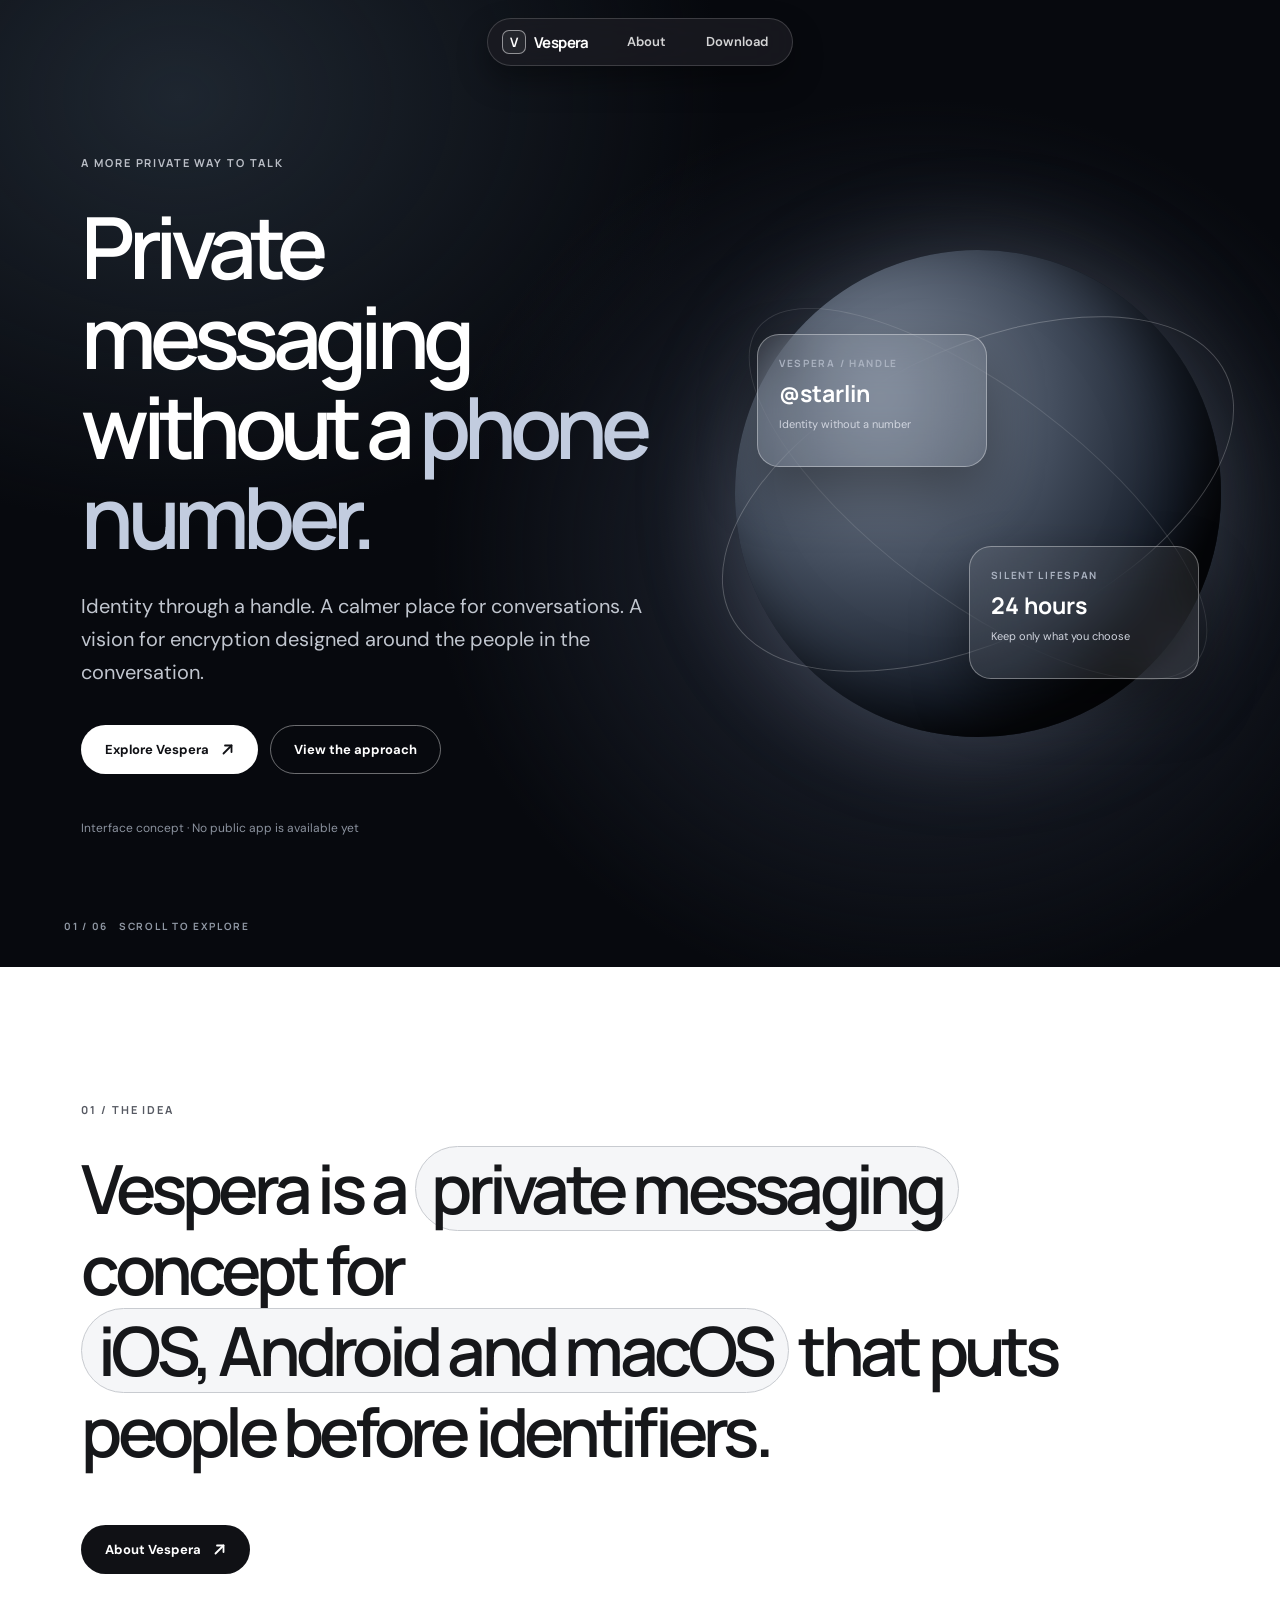
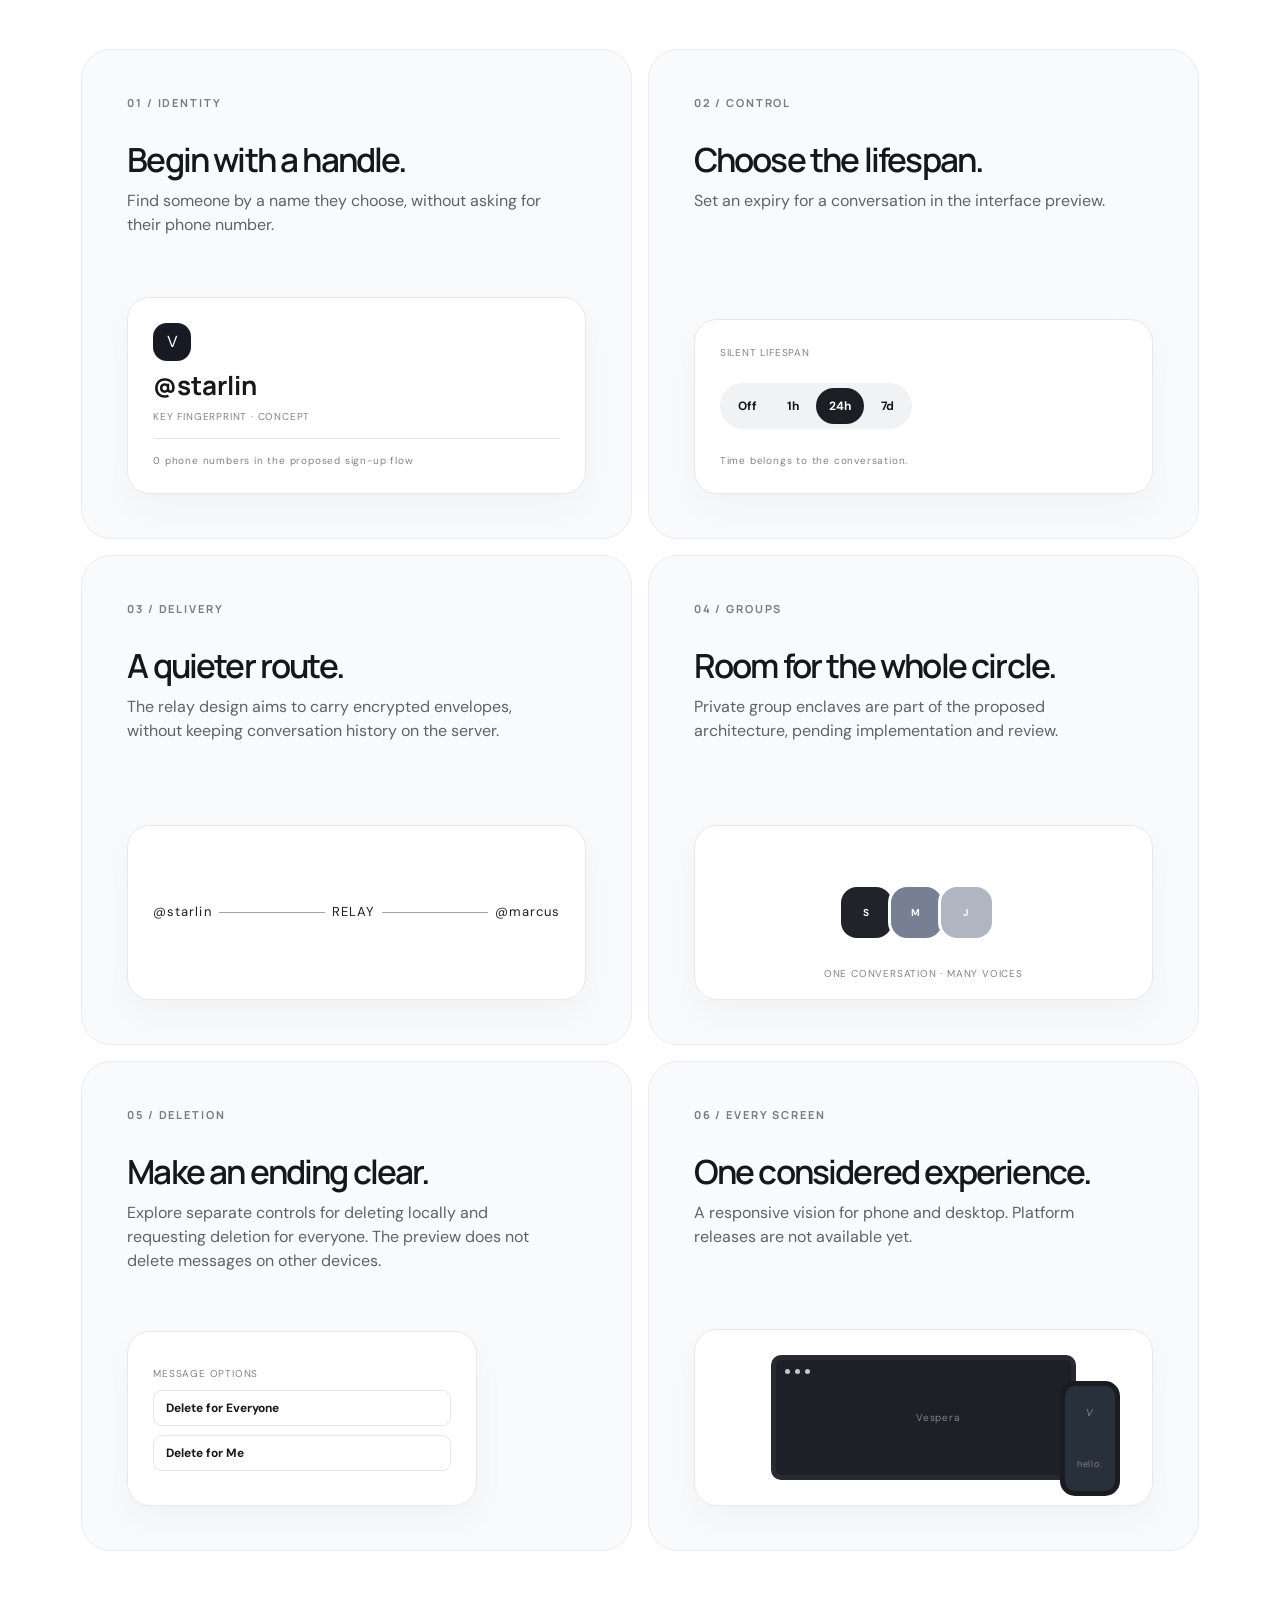
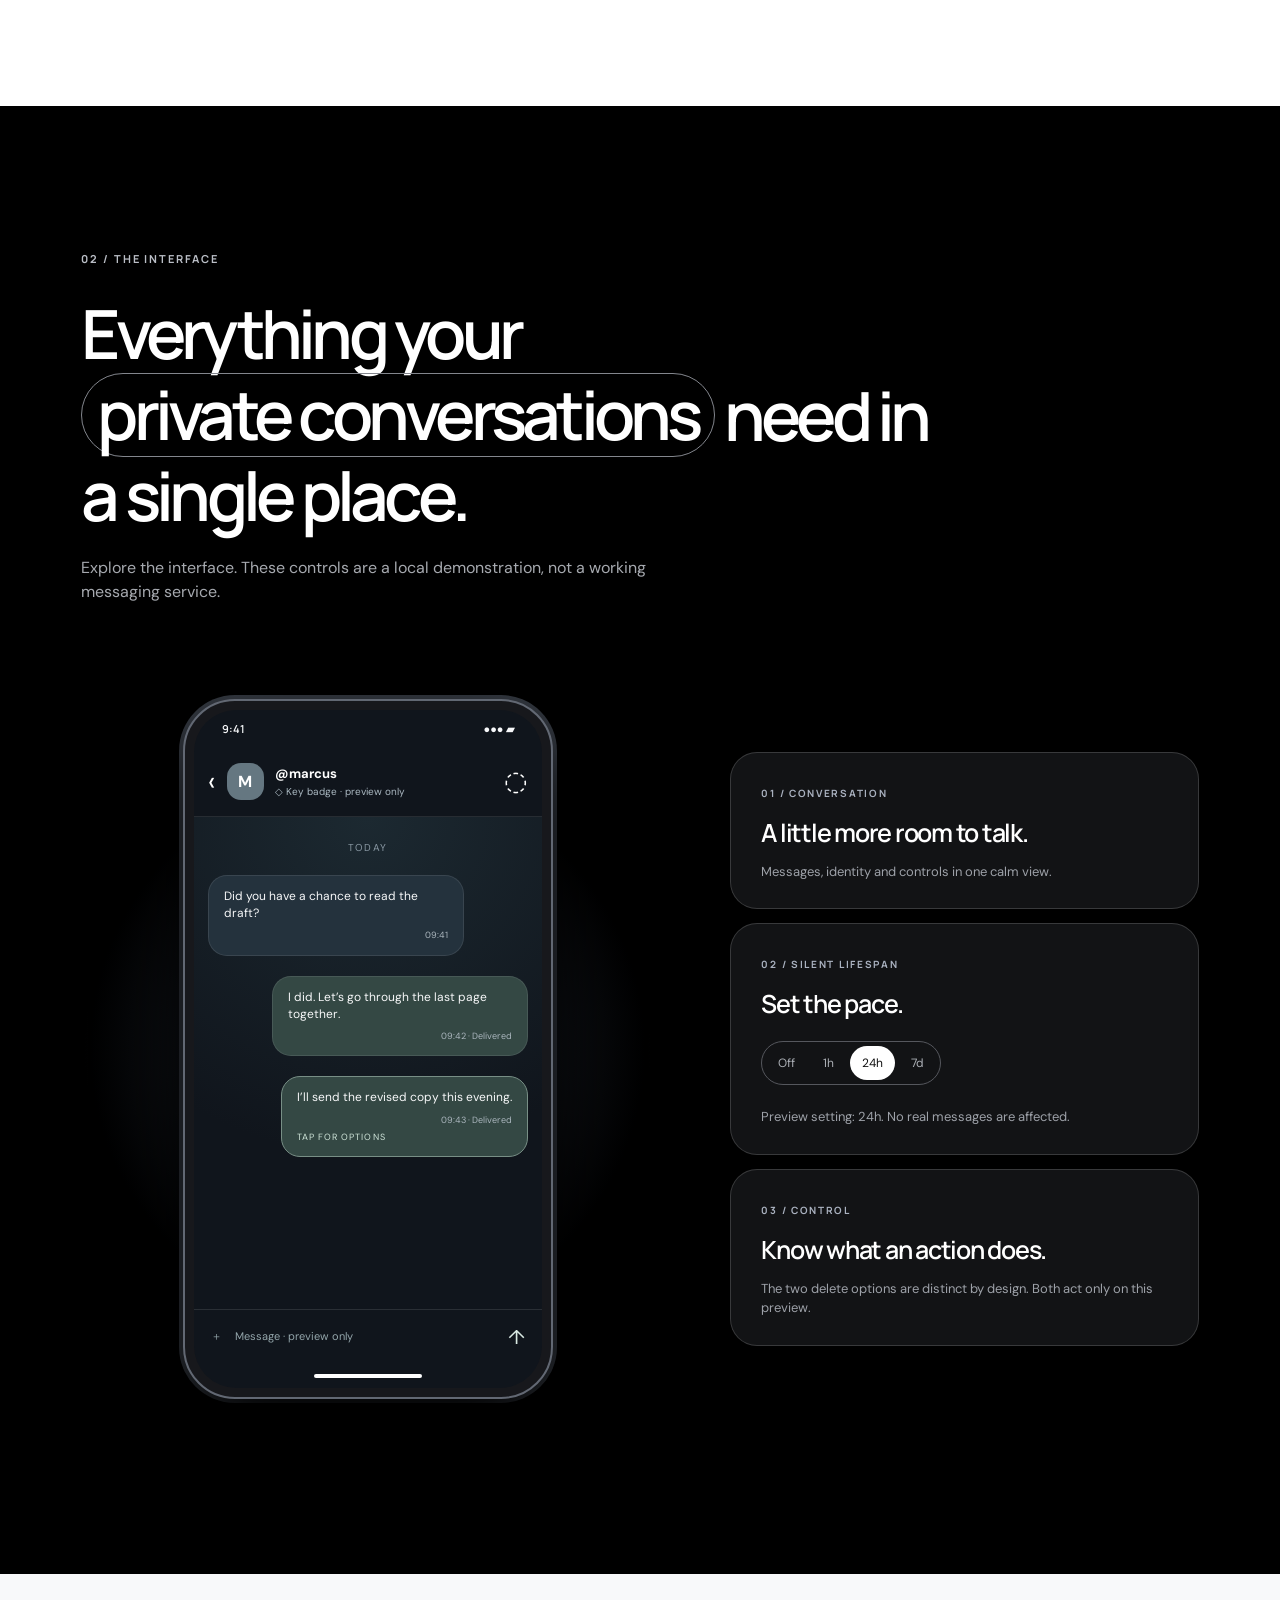
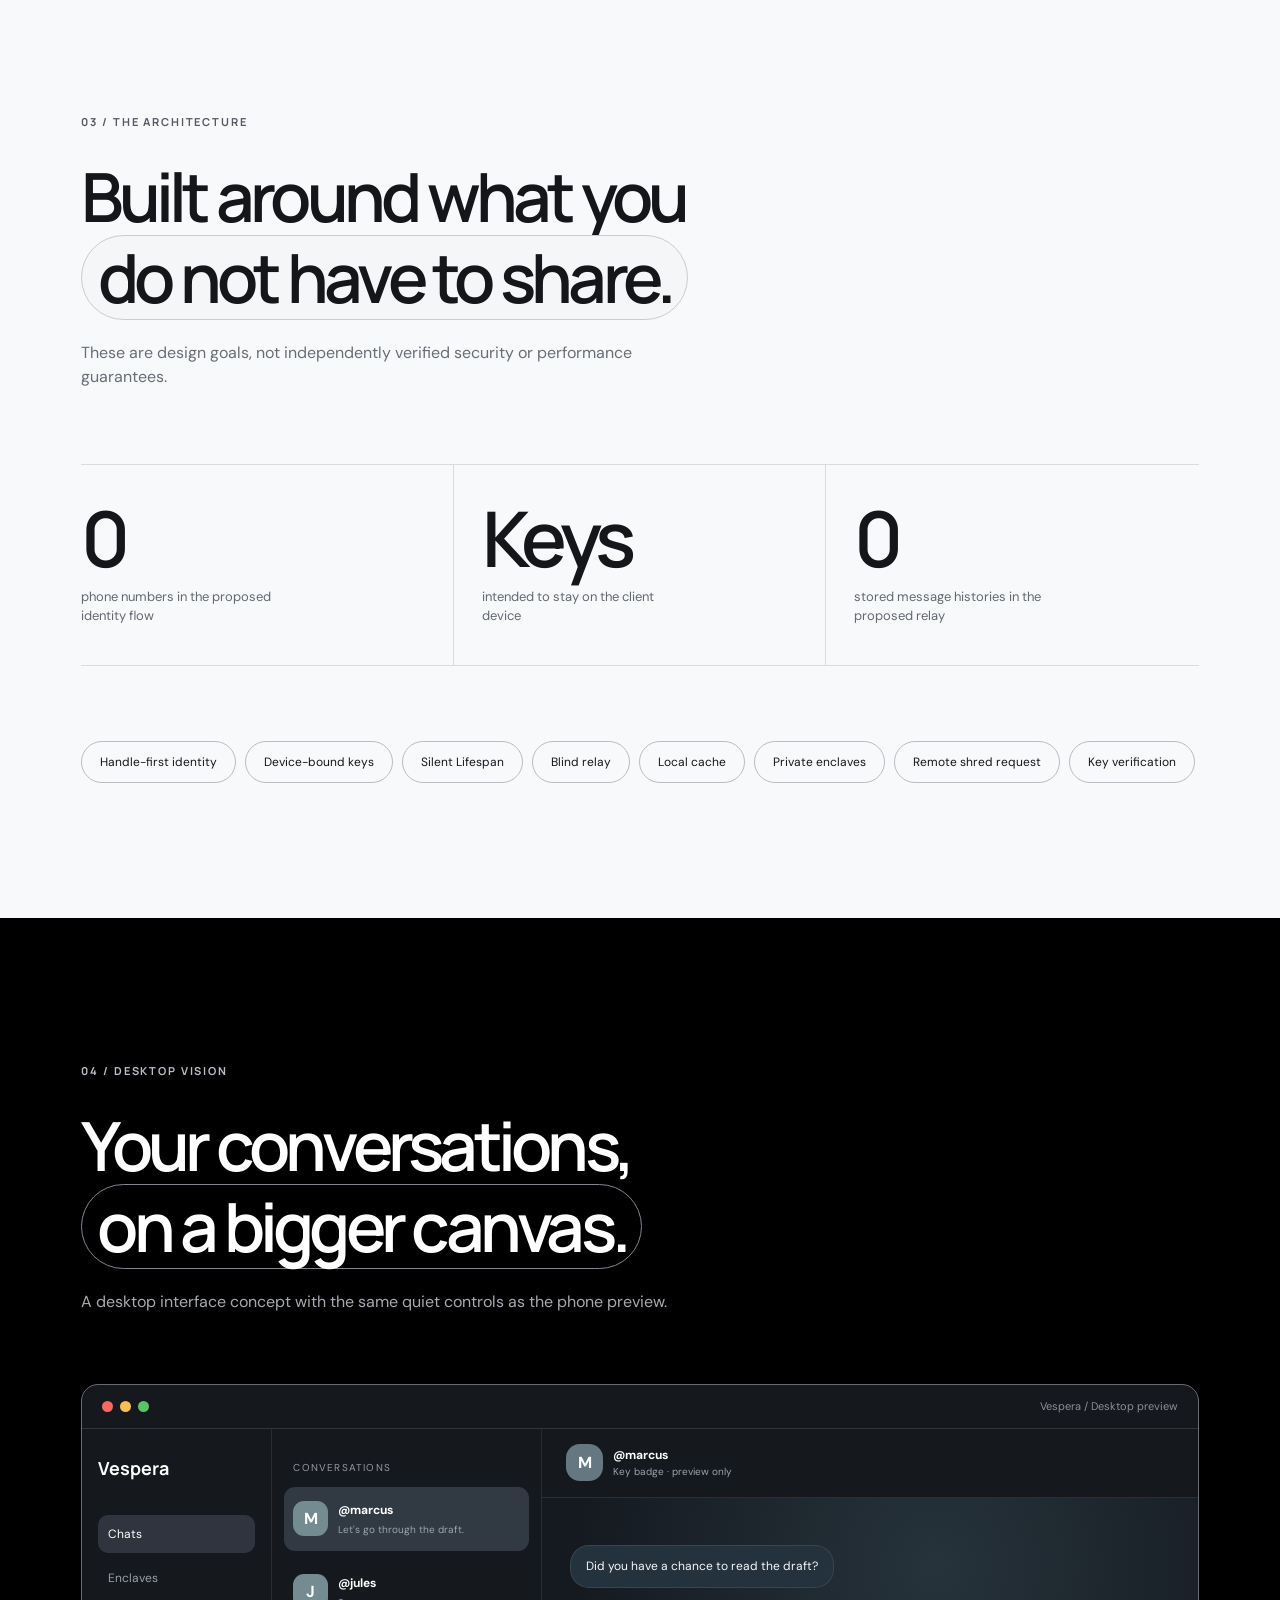
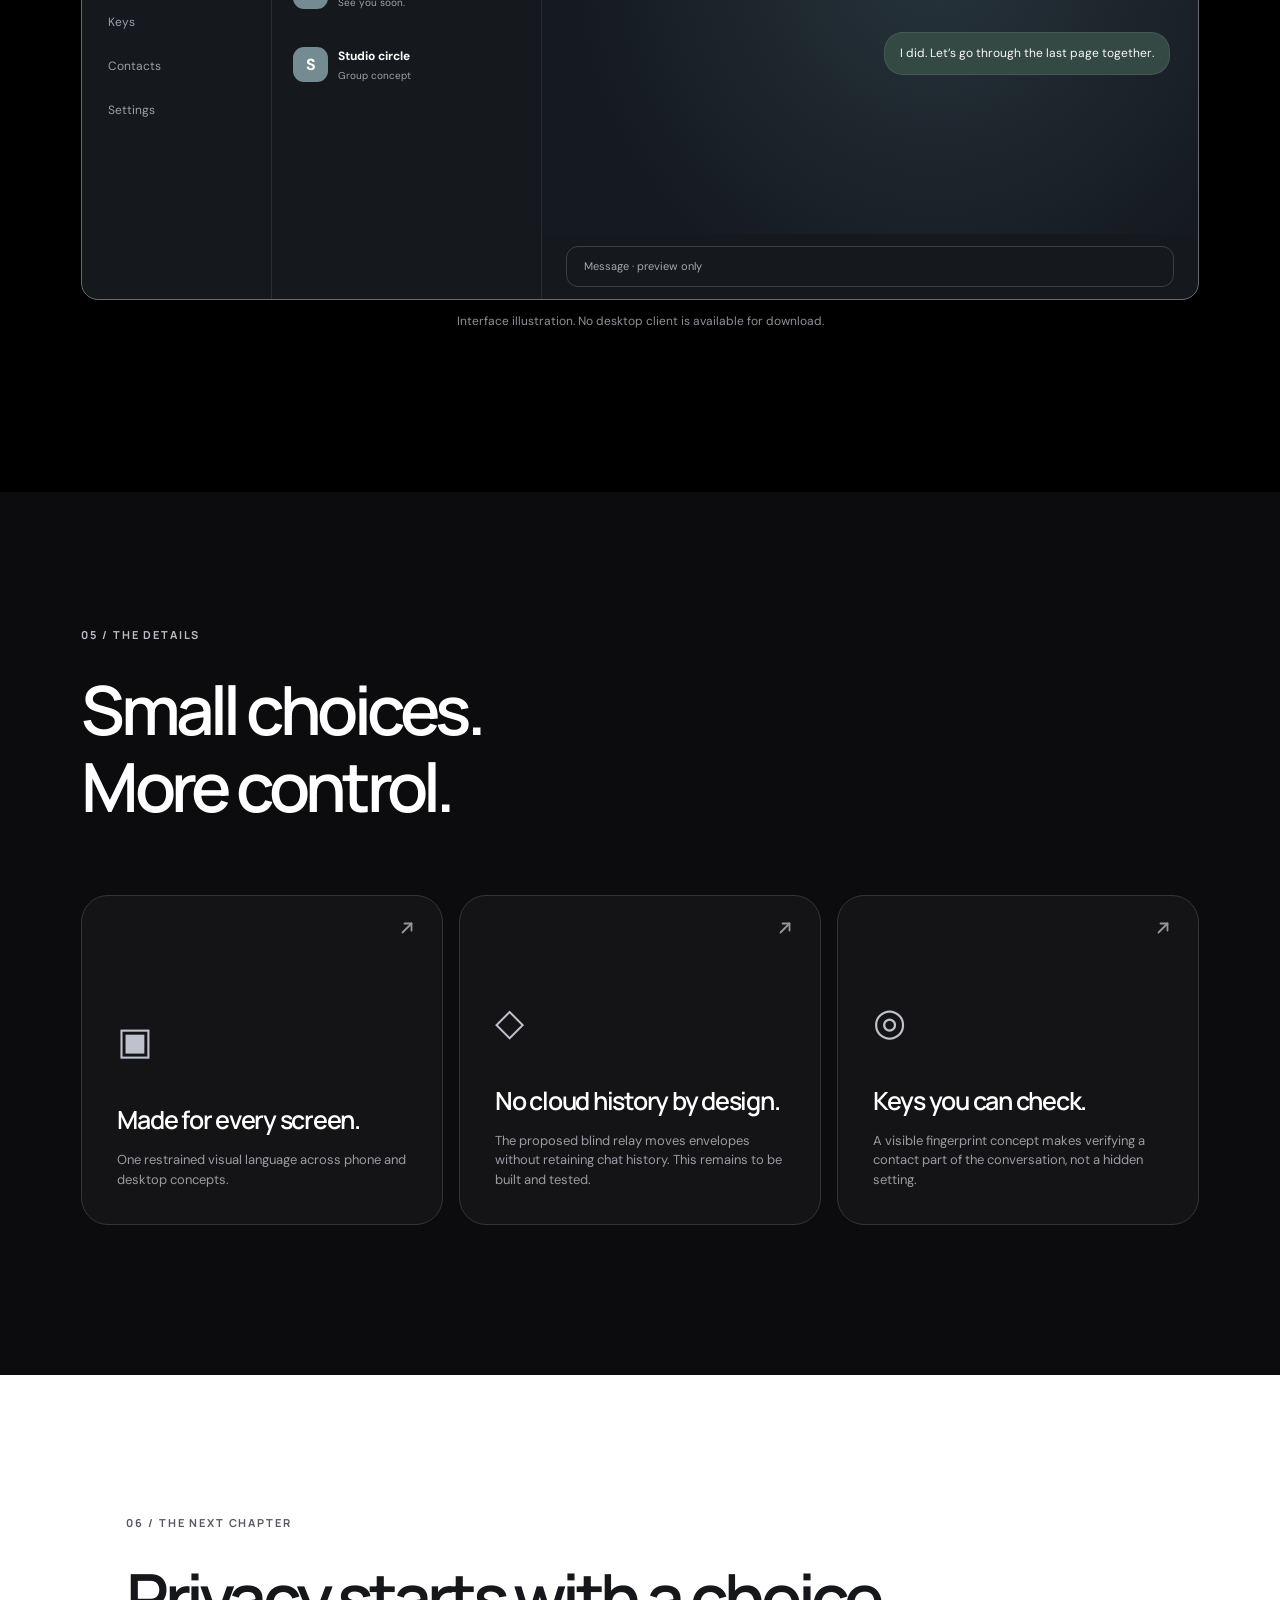
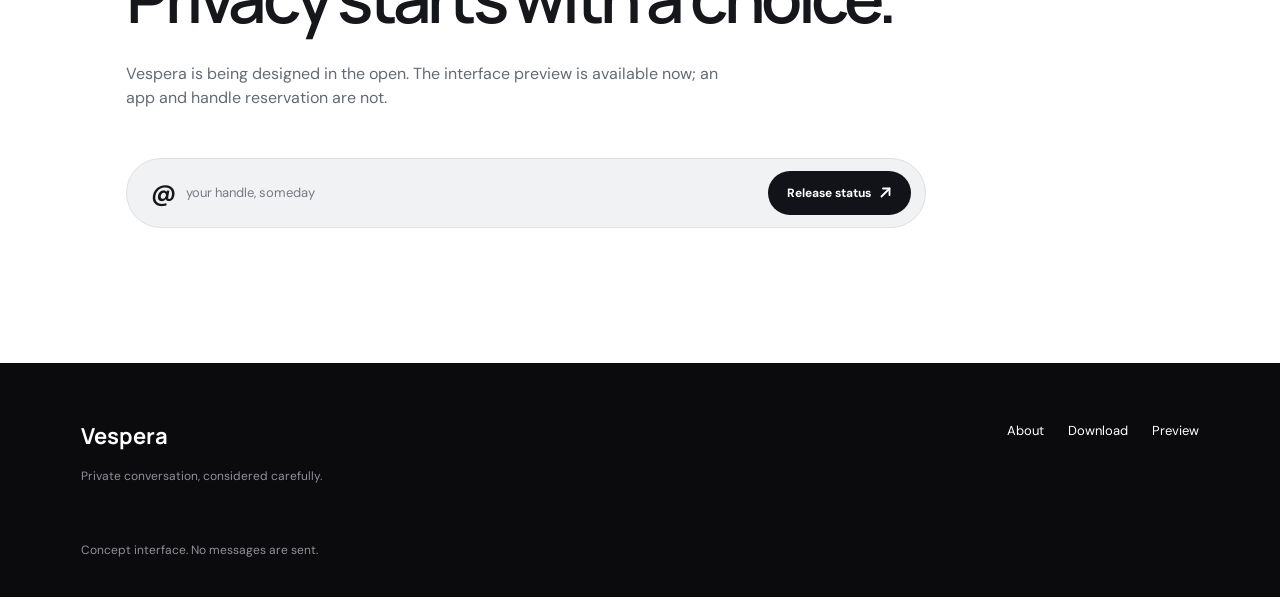
<file: index.html>
<!doctype html>
<html lang="en"><head><meta charset="utf-8"><meta name="viewport" content="width=device-width, initial-scale=1, viewport-fit=cover"><meta name="theme-color" content="#07090e"><meta name="description" content="Vespera is a design concept for private conversations built around handles and simple controls."><title>Vespera | A different kind of private conversation</title><link rel="stylesheet" href="styles.css" defer><script src="app.js" defer></script></head><body>
<a class="skip" href="#main">Skip to content</a><header class="site-header"><nav class="nav" aria-label="Main navigation"><a class="brand" href="index.html" aria-label="Vespera home"><span class="brand-mark" aria-hidden="true">V</span> Vespera</a><div class="nav-links"><a class="nav-link" href="about.html">About</a><a class="nav-link" href="download.html">Download</a></div></nav></header>
<main id="main"><section class="hero dark"><div class="shell hero-inner"><div class="hero-copy reveal"><span class="eyebrow">A MORE PRIVATE WAY TO TALK</span><h1>Private messaging<br>without a <em>phone number.</em></h1><p>Identity through a handle. A calmer place for conversations. A vision for encryption designed around the people in the conversation.</p><div class="actions"><a class="button light" href="download.html">Explore Vespera <svg class="btn-arrow" width="13" height="13" viewBox="0 0 13 13" fill="none" stroke="currentColor" stroke-width="1.8" stroke-linecap="round" stroke-linejoin="round" aria-hidden="true"><line x1="2.5" y1="10.5" x2="10.5" y2="2.5"></line><polyline points="4 2.5 10.5 2.5 10.5 9"></polyline></svg></a><a class="button outline" href="about.html">View the approach</a></div><span class="fine">Interface concept · No public app is available yet</span></div><div class="hero-art" aria-hidden="true"><div class="orb"></div><div class="glass-card glass-one"><span class="micro">VESPERA / HANDLE</span><strong>@starlin</strong><span>Identity without a number</span></div><div class="glass-card glass-two"><span class="micro">SILENT LIFESPAN</span><strong>24 hours</strong><span>Keep only what you choose</span></div><span class="art-ring ring-one"></span><span class="art-ring ring-two"></span></div></div><span class="hero-index">01 / 06 &nbsp; SCROLL TO EXPLORE</span></section>
<section class="editorial paper" id="features"><div class="shell"><div class="intro reveal"><span class="eyebrow ink">01 / THE IDEA</span><h2>Vespera is a <span class="tag">private messaging</span> concept for <span class="tag">iOS, Android and macOS</span> that puts people before identifiers.</h2><a class="button black" href="about.html">About Vespera <svg class="btn-arrow" width="13" height="13" viewBox="0 0 13 13" fill="none" stroke="currentColor" stroke-width="1.8" stroke-linecap="round" stroke-linejoin="round" aria-hidden="true"><line x1="2.5" y1="10.5" x2="10.5" y2="2.5"></line><polyline points="4 2.5 10.5 2.5 10.5 9"></polyline></svg></a></div><div class="story-grid"><article class="story-card reveal"><span class="card-number">01 / IDENTITY</span><h3>Begin with a handle.</h3><p>Find someone by a name they choose, without asking for their phone number.</p><div class="artifact identity-art"><div class="profile-dot">V</div><strong>@starlin</strong><small>KEY FINGERPRINT · CONCEPT</small><div class="art-rule"></div><span>0 phone numbers in the proposed sign-up flow</span></div></article><article class="story-card reveal"><span class="card-number">02 / CONTROL</span><h3>Choose the lifespan.</h3><p>Set an expiry for a conversation in the interface preview.</p><div class="artifact timer-art"><span>SILENT LIFESPAN</span><div class="timer-pills"><b>Off</b><b>1h</b><b class="chosen">24h</b><b>7d</b></div><span>Time belongs to the conversation.</span></div></article><article class="story-card reveal"><span class="card-number">03 / DELIVERY</span><h3>A quieter route.</h3><p>The relay design aims to carry encrypted envelopes, without keeping conversation history on the server.</p><div class="artifact relay-art"><span>@starlin</span><i></i><span>RELAY</span><i></i><span>@marcus</span></div></article><article class="story-card reveal"><span class="card-number">04 / GROUPS</span><h3>Room for the whole circle.</h3><p>Private group enclaves are part of the proposed architecture, pending implementation and review.</p><div class="artifact group-art"><span>S</span><span>M</span><span>J</span><small>ONE CONVERSATION · MANY VOICES</small></div></article><article class="story-card reveal"><span class="card-number">05 / DELETION</span><h3>Make an ending clear.</h3><p>Explore separate controls for deleting locally and requesting deletion for everyone. The preview does not delete messages on other devices.</p><div class="artifact delete-art"><span>MESSAGE OPTIONS</span><strong>Delete for Everyone</strong><strong>Delete for Me</strong></div></article><article class="story-card reveal"><span class="card-number">06 / EVERY SCREEN</span><h3>One considered experience.</h3><p>A responsive vision for phone and desktop. Platform releases are not available yet.</p><div class="artifact devices-art"><span class="mini-desktop"><b></b><b></b><b></b><i>Vespera</i></span><span class="mini-phone"><i>V</i><small>hello.</small></span></div></article></div></div></section>
<section class="showcase black-section" id="preview"><div class="shell"><div class="section-heading reveal"><span class="eyebrow">02 / THE INTERFACE</span><h2>Everything your <span class="text-tag">private conversations</span> need in a single place.</h2><p>Explore the interface. These controls are a local demonstration, not a working messaging service.</p></div><div class="showcase-layout"><div class="phone-stage reveal"><div class="phone" aria-label="Interactive Vespera conversation preview"><div class="phone-screen"><div class="phone-status"><span>9:41</span><span>●●● ▰</span></div><div class="chat-top"><span class="back-mark" aria-hidden="true">‹</span><span class="avatar">M</span><span class="chat-person"><strong>@marcus</strong><small>◇ Key badge · preview only</small></span><span class="call-mark" aria-label="Call control illustration">◌</span></div><div class="chat-thread"><div class="date">TODAY</div><div class="bubble received">Did you have a chance to read the draft?<small>09:41</small></div><div class="bubble sent">I did. Let’s go through the last page together.<small>09:42 · Delivered</small></div><button type="button" class="bubble sent selectable" id="message-preview" aria-haspopup="menu" aria-expanded="false">I’ll send the revised copy this evening.<small>09:43 · Delivered</small><span class="tap-hint">TAP FOR OPTIONS</span></button><div class="action-menu" id="action-menu" role="menu" hidden><span>MESSAGE OPTIONS · PREVIEW</span><button type="button" role="menuitem" data-delete="everyone">Delete for Everyone</button><button type="button" role="menuitem" data-delete="me">Delete for Me</button></div></div><div class="composer"><span aria-hidden="true">＋</span><span>Message · preview only</span><span aria-hidden="true">↑</span></div><div class="home-indicator"></div></div></div></div><div class="showcase-side reveal"><div class="side-card"><span class="micro">01 / CONVERSATION</span><h3>A little more room to talk.</h3><p>Messages, identity and controls in one calm view.</p></div><div class="side-card lifespan-card"><span class="micro">02 / SILENT LIFESPAN</span><h3>Set the pace.</h3><div class="lifespan-options" role="group" aria-label="Preview message lifespan"><button type="button" data-lifespan="Off">Off</button><button type="button" data-lifespan="1h">1h</button><button type="button" data-lifespan="24h" aria-pressed="true">24h</button><button type="button" data-lifespan="7d">7d</button></div><p id="lifespan-status" aria-live="polite">Preview setting: 24h. No real messages are affected.</p></div><div class="side-card"><span class="micro">03 / CONTROL</span><h3>Know what an action does.</h3><p>The two delete options are distinct by design. Both act only on this preview.</p></div></div></div></div></section>
<section class="metrics paper-tint"><div class="shell"><div class="section-heading reveal"><span class="eyebrow ink">03 / THE ARCHITECTURE</span><h2>Built around what you <span class="tag">do not have to share.</span></h2><p>These are design goals, not independently verified security or performance guarantees.</p></div><div class="metric-grid"><div class="metric reveal"><strong>0</strong><span>phone numbers in the proposed identity flow</span></div><div class="metric reveal"><strong>Keys</strong><span>intended to stay on the client device</span></div><div class="metric reveal"><strong>0</strong><span>stored message histories in the proposed relay</span></div></div><div class="ticker" aria-label="Planned design ideas"><div class="ticker-track"><span>Handle-first identity</span><span>Device-bound keys</span><span>Silent Lifespan</span><span>Blind relay</span><span>Local cache</span><span>Private enclaves</span><span>Remote shred request</span><span>Key verification</span></div></div></div></section>
<section class="desktop-section black-section"><div class="shell"><div class="section-heading reveal"><span class="eyebrow">04 / DESKTOP VISION</span><h2>Your conversations,<br><span class="text-tag">on a bigger canvas.</span></h2><p>A desktop interface concept with the same quiet controls as the phone preview.</p></div><div class="mac-window reveal" aria-label="Vespera desktop application concept"><div class="mac-bar"><span class="lights"><i></i><i></i><i></i></span><span>Vespera / Desktop preview</span></div><div class="mac-content"><aside class="mac-sidebar"><strong>Vespera</strong><span class="active">Chats</span><span>Enclaves</span><span>Keys</span><span>Contacts</span><span>Settings</span></aside><div class="mac-list"><span>CONVERSATIONS</span><div class="mac-contact active"><b>M</b><div><strong>@marcus</strong><small>Let's go through the draft.</small></div></div><div class="mac-contact"><b>J</b><div><strong>@jules</strong><small>See you soon.</small></div></div><div class="mac-contact"><b>S</b><div><strong>Studio circle</strong><small>Group concept</small></div></div></div><div class="mac-chat"><header><span class="avatar">M</span><div><strong>@marcus</strong><small>Key badge · preview only</small></div></header><div class="mac-messages"><p class="bubble received">Did you have a chance to read the draft?</p><p class="bubble sent">I did. Let’s go through the last page together.</p></div><div class="mac-compose">Message · preview only</div></div></div></div><p class="caption">Interface illustration. No desktop client is available for download.</p></div></section>
<section class="bento-section charcoal"><div class="shell"><div class="section-heading reveal"><span class="eyebrow">05 / THE DETAILS</span><h2>Small choices.<br>More control.</h2></div><div class="bento-grid"><article class="bento-card reveal"><span class="corner"><svg width="14" height="14" viewBox="0 0 14 14" fill="none" stroke="currentColor" stroke-width="1.8" stroke-linecap="round" stroke-linejoin="round" aria-hidden="true"><line x1="2.5" y1="11.5" x2="11.5" y2="2.5"></line><polyline points="4.5 2.5 11.5 2.5 11.5 9.5"></polyline></svg></span><span class="line-icon" aria-hidden="true">▣</span><h3>Made for every screen.</h3><p>One restrained visual language across phone and desktop concepts.</p></article><article class="bento-card reveal"><span class="corner"><svg width="14" height="14" viewBox="0 0 14 14" fill="none" stroke="currentColor" stroke-width="1.8" stroke-linecap="round" stroke-linejoin="round" aria-hidden="true"><line x1="2.5" y1="11.5" x2="11.5" y2="2.5"></line><polyline points="4.5 2.5 11.5 2.5 11.5 9.5"></polyline></svg></span><span class="line-icon" aria-hidden="true">◇</span><h3>No cloud history by design.</h3><p>The proposed blind relay moves envelopes without retaining chat history. This remains to be built and tested.</p></article><article class="bento-card reveal"><span class="corner"><svg width="14" height="14" viewBox="0 0 14 14" fill="none" stroke="currentColor" stroke-width="1.8" stroke-linecap="round" stroke-linejoin="round" aria-hidden="true"><line x1="2.5" y1="11.5" x2="11.5" y2="2.5"></line><polyline points="4.5 2.5 11.5 2.5 11.5 9.5"></polyline></svg></span><span class="line-icon" aria-hidden="true">◎</span><h3>Keys you can check.</h3><p>A visible fingerprint concept makes verifying a contact part of the conversation, not a hidden setting.</p></article></div></div></section>
<section class="closing paper"><div class="shell closing-inner reveal"><span class="eyebrow ink">06 / THE NEXT CHAPTER</span><h2>Privacy starts with a choice.</h2><p>Vespera is being designed in the open. The interface preview is available now; an app and handle reservation are not.</p><div class="handle-bar"><span>@</span><span>your handle, someday</span><a href="download.html">Release status <svg class="btn-arrow" width="13" height="13" viewBox="0 0 13 13" fill="none" stroke="currentColor" stroke-width="1.8" stroke-linecap="round" stroke-linejoin="round" aria-hidden="true"><line x1="2.5" y1="10.5" x2="10.5" y2="2.5"></line><polyline points="4 2.5 10.5 2.5 10.5 9"></polyline></svg></a></div></div></section></main><footer class="footer"><div class="shell footer-inner"><a href="index.html" class="footer-brand">Vespera</a><span>Private conversation, considered carefully.</span><nav aria-label="Footer navigation"><a href="about.html">About</a><a href="download.html">Download</a><a href="index.html#preview">Preview</a></nav><small>Concept interface. No messages are sent.</small></div></footer><div class="toast" role="status" aria-live="polite"></div></body></html>
</file>
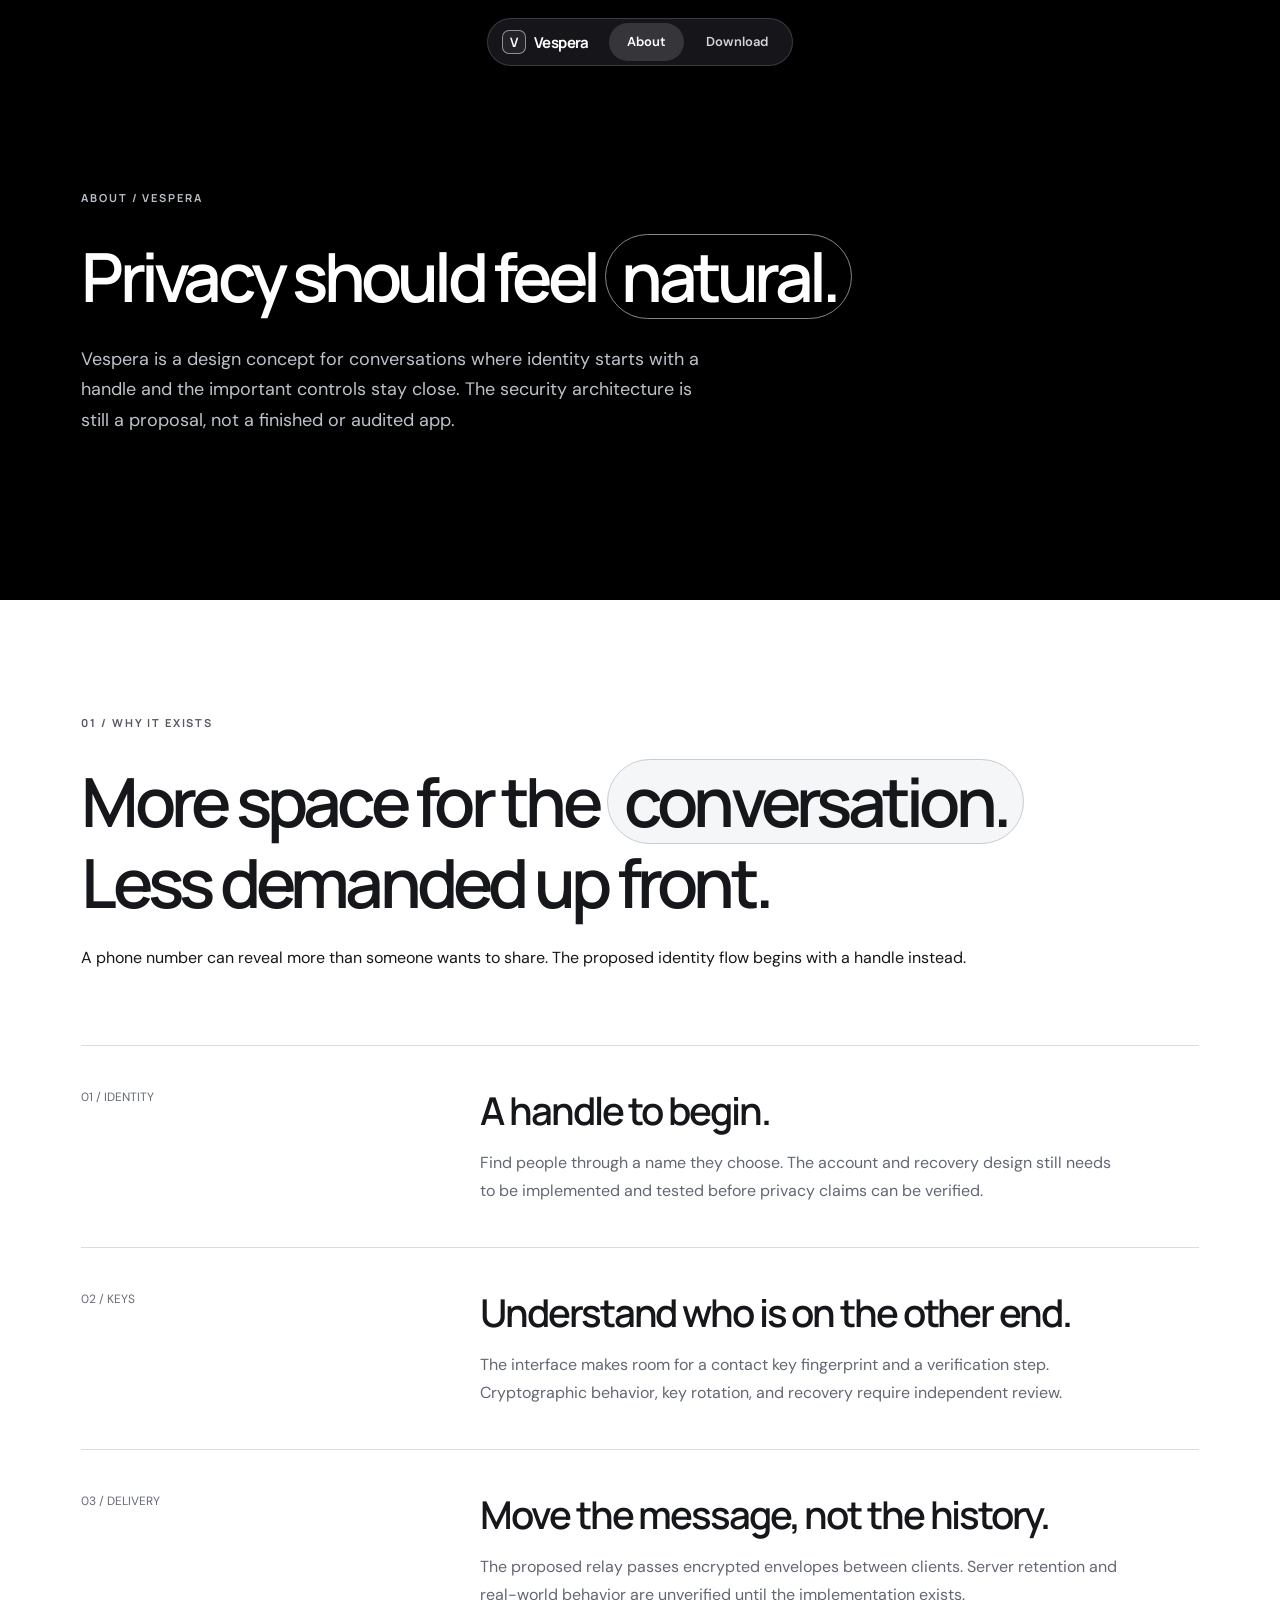
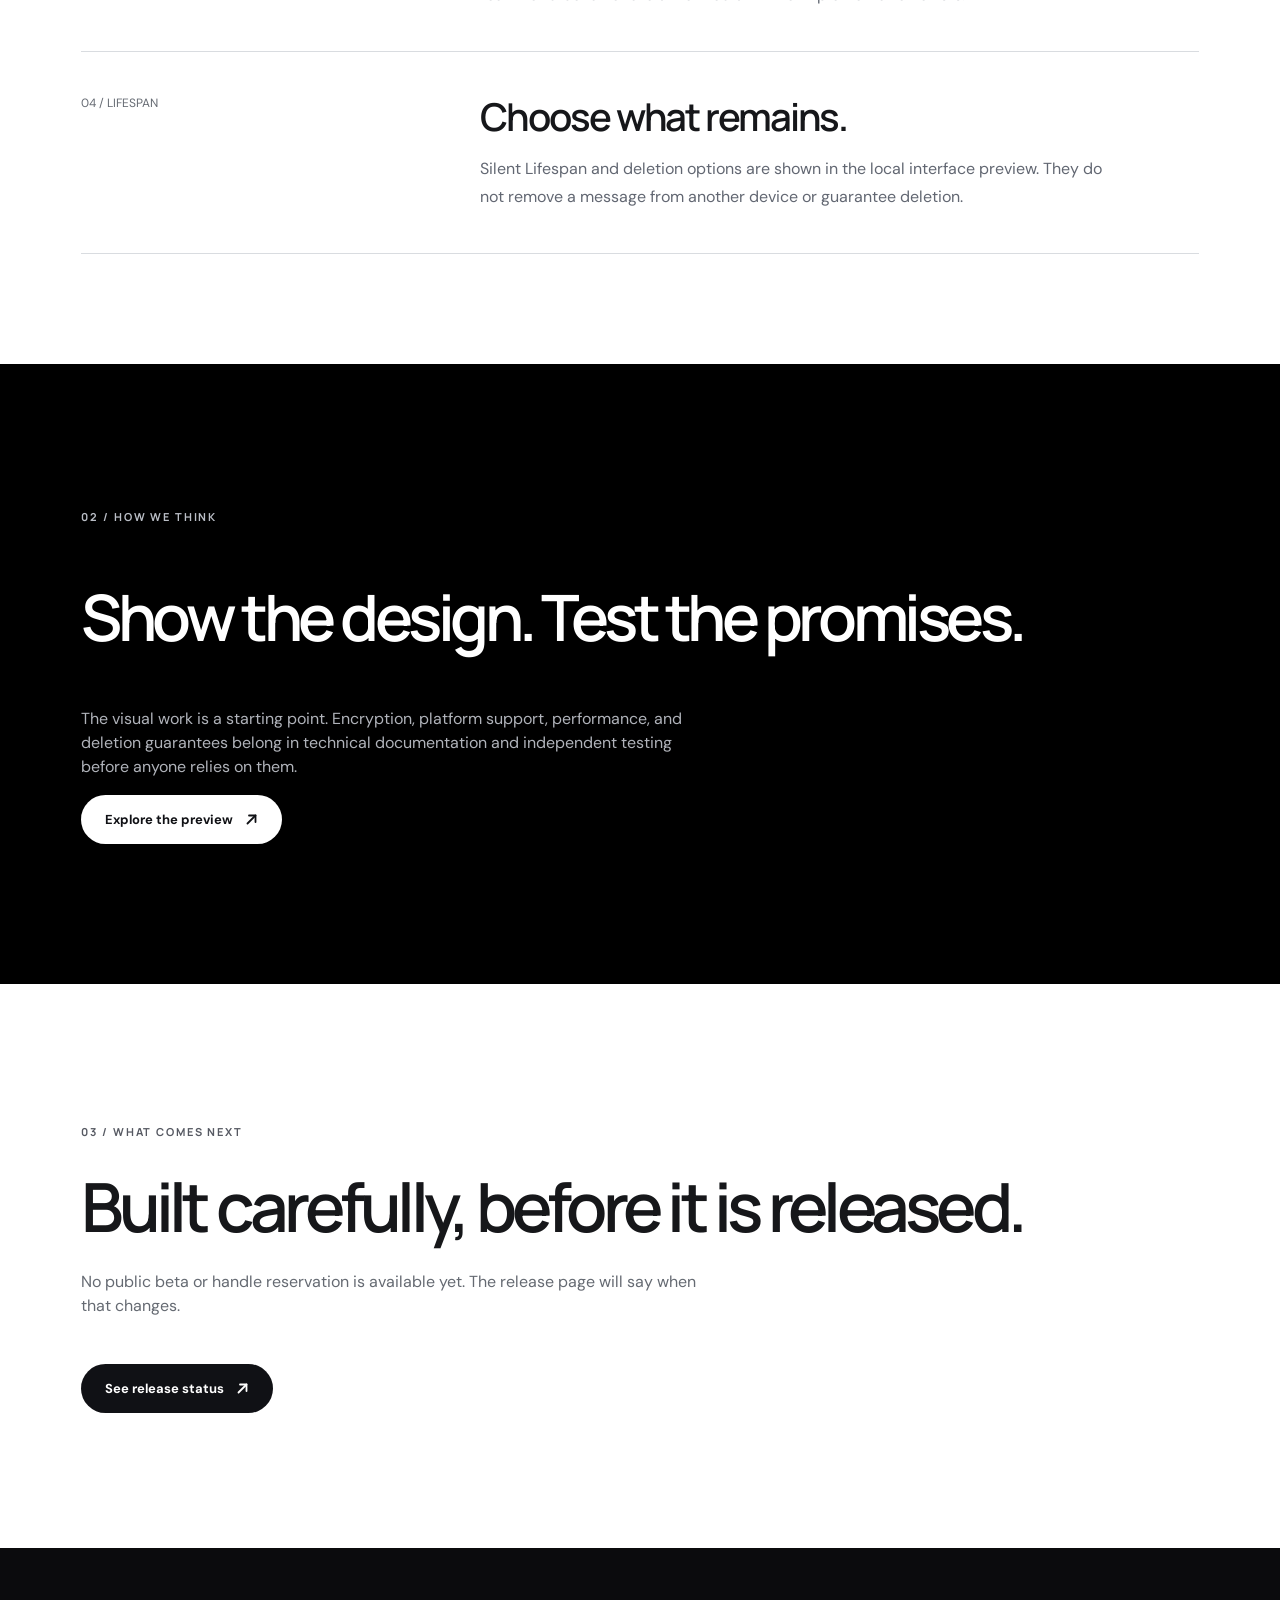
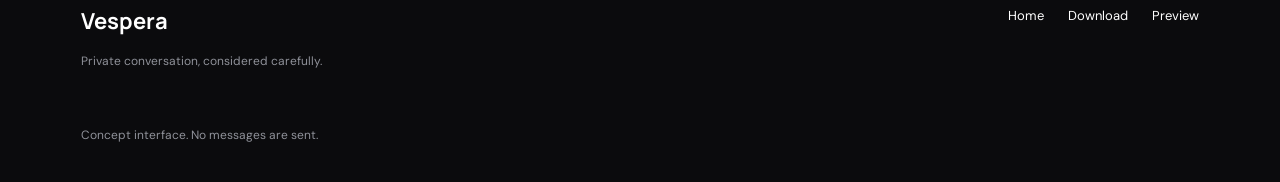
<file: about.html>
<!doctype html><html lang="en"><head><meta charset="utf-8"><meta name="viewport" content="width=device-width, initial-scale=1, viewport-fit=cover"><meta name="theme-color" content="#07090e"><meta name="description" content="The thinking behind Vespera's private messaging concept."><title>About | Vespera</title><link rel="stylesheet" href="styles.css"><script src="app.js" defer></script></head><body><a class="skip" href="#main">Skip to content</a><header class="site-header"><nav class="nav" aria-label="Main navigation"><a class="brand" href="index.html" aria-label="Vespera home"><span class="brand-mark" aria-hidden="true">V</span> Vespera</a><div class="nav-links"><a class="nav-link" href="about.html" aria-current="page">About</a><a class="nav-link" href="download.html">Download</a></div></nav></header><main id="main"><section class="interior-hero dark"><div class="shell reveal"><span class="eyebrow">ABOUT / VESPERA</span><h1>Privacy should feel <span class="text-tag">natural.</span></h1><p>Vespera is a design concept for conversations where identity starts with a handle and the important controls stay close. The security architecture is still a proposal, not a finished or audited app.</p></div></section><section class="about-principles paper"><div class="shell"><div class="intro reveal"><span class="eyebrow ink">01 / WHY IT EXISTS</span><h2>More space for the <span class="tag">conversation.</span> Less demanded up front.</h2><p>A phone number can reveal more than someone wants to share. The proposed identity flow begins with a handle instead.</p></div><div class="editorial-row reveal"><span>01 / IDENTITY</span><div><h2>A handle to begin.</h2><p>Find people through a name they choose. The account and recovery design still needs to be implemented and tested before privacy claims can be verified.</p></div></div><div class="editorial-row reveal"><span>02 / KEYS</span><div><h2>Understand who is on the other end.</h2><p>The interface makes room for a contact key fingerprint and a verification step. Cryptographic behavior, key rotation, and recovery require independent review.</p></div></div><div class="editorial-row reveal"><span>03 / DELIVERY</span><div><h2>Move the message, not the history.</h2><p>The proposed relay passes encrypted envelopes between clients. Server retention and real-world behavior are unverified until the implementation exists.</p></div></div><div class="editorial-row reveal"><span>04 / LIFESPAN</span><div><h2>Choose what remains.</h2><p>Silent Lifespan and deletion options are shown in the local interface preview. They do not remove a message from another device or guarantee deletion.</p></div></div></div></section><section class="statement black-section"><div class="shell reveal"><span class="eyebrow">02 / HOW WE THINK</span><h2>Show the design. Test the promises.</h2><p>The visual work is a starting point. Encryption, platform support, performance, and deletion guarantees belong in technical documentation and independent testing before anyone relies on them.</p><a class="button light" href="index.html#preview">Explore the preview <svg class="btn-arrow" width="13" height="13" viewBox="0 0 13 13" fill="none" stroke="currentColor" stroke-width="1.8" stroke-linecap="round" stroke-linejoin="round" aria-hidden="true"><line x1="2.5" y1="10.5" x2="10.5" y2="2.5"></line><polyline points="4 2.5 10.5 2.5 10.5 9"></polyline></svg></a></div></section><section class="closing paper"><div class="shell reveal"><span class="eyebrow ink">03 / WHAT COMES NEXT</span><h2>Built carefully, before it is released.</h2><p>No public beta or handle reservation is available yet. The release page will say when that changes.</p><a class="button black" href="download.html">See release status <svg class="btn-arrow" width="13" height="13" viewBox="0 0 13 13" fill="none" stroke="currentColor" stroke-width="1.8" stroke-linecap="round" stroke-linejoin="round" aria-hidden="true"><line x1="2.5" y1="10.5" x2="10.5" y2="2.5"></line><polyline points="4 2.5 10.5 2.5 10.5 9"></polyline></svg></a></div></section></main><footer class="footer"><div class="shell footer-inner"><a href="index.html" class="footer-brand">Vespera</a><span>Private conversation, considered carefully.</span><nav aria-label="Footer navigation"><a href="index.html">Home</a><a href="download.html">Download</a><a href="index.html#preview">Preview</a></nav><small>Concept interface. No messages are sent.</small></div></footer></body></html>
</file>
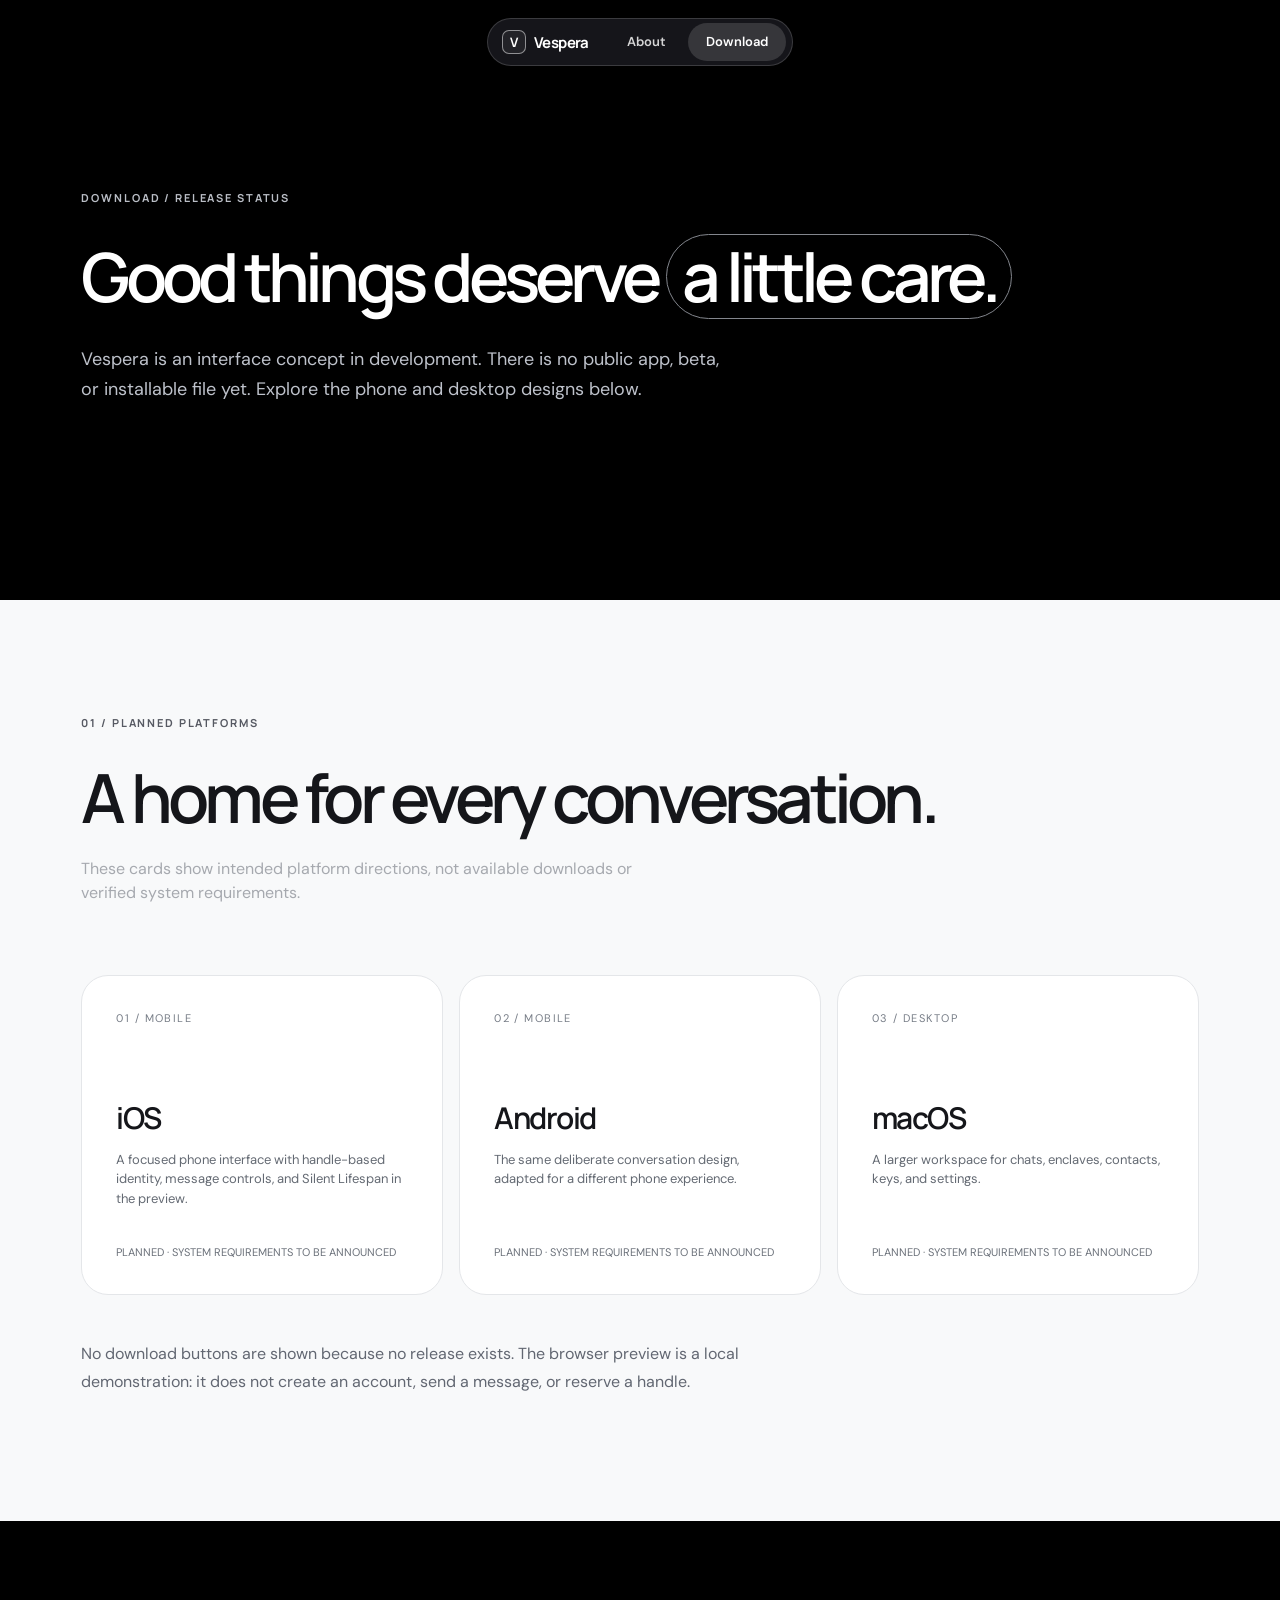
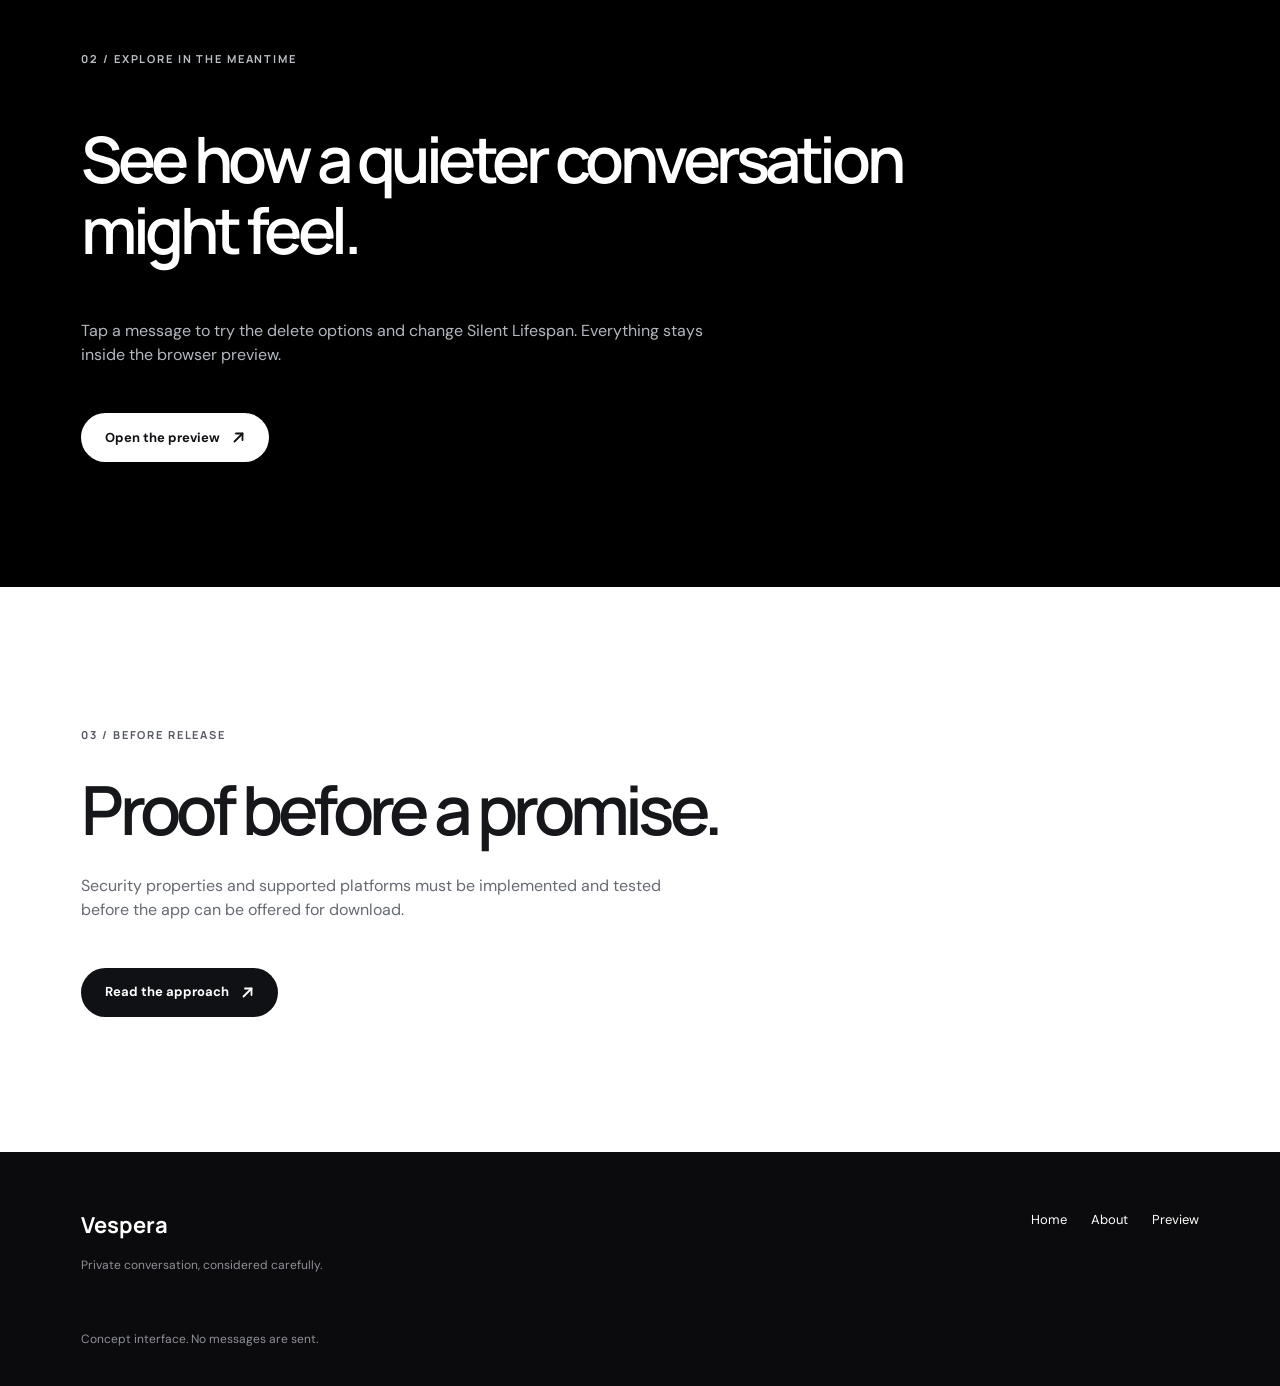
<file: download.html>
<!doctype html><html lang="en"><head><meta charset="utf-8"><meta name="viewport" content="width=device-width, initial-scale=1, viewport-fit=cover"><meta name="theme-color" content="#07090e"><meta name="description" content="Vespera release status for phone and desktop. No public app download is available yet."><title>Download | Vespera</title><link rel="stylesheet" href="styles.css"><script src="app.js" defer></script></head><body><a class="skip" href="#main">Skip to content</a><header class="site-header"><nav class="nav" aria-label="Main navigation"><a class="brand" href="index.html" aria-label="Vespera home"><span class="brand-mark" aria-hidden="true">V</span> Vespera</a><div class="nav-links"><a class="nav-link" href="about.html">About</a><a class="nav-link" href="download.html" aria-current="page">Download</a></div></nav></header><main id="main"><section class="interior-hero dark"><div class="shell reveal"><span class="eyebrow">DOWNLOAD / RELEASE STATUS</span><h1>Good things deserve <span class="text-tag">a little care.</span></h1><p>Vespera is an interface concept in development. There is no public app, beta, or installable file yet. Explore the phone and desktop designs below.</p></div></section><section class="release-section paper-tint"><div class="shell"><div class="section-heading reveal"><span class="eyebrow ink">01 / PLANNED PLATFORMS</span><h2>A home for every conversation.</h2><p>These cards show intended platform directions, not available downloads or verified system requirements.</p></div><div class="release-grid"><article class="release-card reveal"><span>01 / MOBILE</span><h2>iOS</h2><p>A focused phone interface with handle-based identity, message controls, and Silent Lifespan in the preview.</p><small>PLANNED · SYSTEM REQUIREMENTS TO BE ANNOUNCED</small></article><article class="release-card reveal"><span>02 / MOBILE</span><h2>Android</h2><p>The same deliberate conversation design, adapted for a different phone experience.</p><small>PLANNED · SYSTEM REQUIREMENTS TO BE ANNOUNCED</small></article><article class="release-card reveal"><span>03 / DESKTOP</span><h2>macOS</h2><p>A larger workspace for chats, enclaves, contacts, keys, and settings.</p><small>PLANNED · SYSTEM REQUIREMENTS TO BE ANNOUNCED</small></article></div><p class="release-note">No download buttons are shown because no release exists. The browser preview is a local demonstration: it does not create an account, send a message, or reserve a handle.</p></div></section><section class="interior-band black-section"><div class="shell reveal"><span class="eyebrow">02 / EXPLORE IN THE MEANTIME</span><h2>See how a quieter conversation might feel.</h2><p>Tap a message to try the delete options and change Silent Lifespan. Everything stays inside the browser preview.</p><a class="button light" href="index.html#preview">Open the preview <svg class="btn-arrow" width="13" height="13" viewBox="0 0 13 13" fill="none" stroke="currentColor" stroke-width="1.8" stroke-linecap="round" stroke-linejoin="round" aria-hidden="true"><line x1="2.5" y1="10.5" x2="10.5" y2="2.5"></line><polyline points="4 2.5 10.5 2.5 10.5 9"></polyline></svg></a></div></section><section class="closing paper"><div class="shell reveal"><span class="eyebrow ink">03 / BEFORE RELEASE</span><h2>Proof before a promise.</h2><p>Security properties and supported platforms must be implemented and tested before the app can be offered for download.</p><a class="button black" href="about.html">Read the approach <svg class="btn-arrow" width="13" height="13" viewBox="0 0 13 13" fill="none" stroke="currentColor" stroke-width="1.8" stroke-linecap="round" stroke-linejoin="round" aria-hidden="true"><line x1="2.5" y1="10.5" x2="10.5" y2="2.5"></line><polyline points="4 2.5 10.5 2.5 10.5 9"></polyline></svg></a></div></section></main><footer class="footer"><div class="shell footer-inner"><a href="index.html" class="footer-brand">Vespera</a><span>Private conversation, considered carefully.</span><nav aria-label="Footer navigation"><a href="index.html">Home</a><a href="about.html">About</a><a href="index.html#preview">Preview</a></nav><small>Concept interface. No messages are sent.</small></div></footer></body></html>
</file>
<file: styles.css>
@import url('https://fonts.googleapis.com/css2?family=DM+Sans:wght@400;500;600;700&family=Manrope:wght@400;500;600;700;800&display=swap');
:root{--ink:#111319;--paper:#fff;--mist:#f6f7f8;--night:#050506;--graphite:#0c0c0e;--muted:#a4a5aa;--line:#e8e9eb;--ease:cubic-bezier(.22,1,.36,1)}*{box-sizing:border-box}html{scroll-behavior:smooth;scroll-padding-top:100px}body{margin:0;min-width:0;overflow-x:clip;font:16px/1.5 'DM Sans',sans-serif;background:var(--paper);color:var(--ink)}button,input{font:inherit}button{cursor:pointer}a{color:inherit;text-decoration:none}a:focus-visible,button:focus-visible{outline:2px solid #9ac9be;outline-offset:4px}.skip{position:fixed;top:-100px;left:12px;z-index:100;background:white;color:black;padding:10px}.skip:focus{top:8px}.shell{max-width:1240px;margin:auto;padding-inline:clamp(20px,4.8vw,66px)}.site-header{position:fixed;top:calc(18px + env(safe-area-inset-top));z-index:40;left:0;right:0;display:flex;justify-content:center;padding:0 16px;pointer-events:none}.nav{display:flex;align-items:center;pointer-events:auto;max-width:100%;min-height:48px;border-radius:100px;background:rgba(28,28,34,.78);border:1px solid rgba(255,255,255,.16);-webkit-backdrop-filter:blur(24px) saturate(140%);backdrop-filter:blur(24px) saturate(140%);padding:4px 6px 4px 14px;gap:20px;box-shadow:0 14px 30px rgba(0,0,0,.35);transition:border-color .25s}.nav-links{display:flex;align-items:center;gap:4px}.nav-link{display:inline-flex;align-items:center;justify-content:center;min-height:38px;padding:0 clamp(12px,1.5vw,18px);border-radius:100px;color:rgba(255,255,255,.82);font-size:13px;font-weight:600;white-space:nowrap;transition:background .2s,color .2s,transform .2s}.nav-link:hover{background:rgba(255,255,255,.1);color:#fff}.nav-link[aria-current=page]{background:rgba(255,255,255,.14);color:#fff}.brand{display:inline-flex;align-items:center;gap:8px;color:#fff;font:700 15px 'Manrope',sans-serif;letter-spacing:-.04em;white-space:nowrap}.brand-mark{border:1px solid rgba(255,255,255,.5);width:24px;height:24px;border-radius:7px;display:grid;place-items:center;font-size:13px;font-weight:700;line-height:1;background:rgba(255,255,255,.06)}.dark,.black-section{background:#000;color:white}.hero{position:relative;min-height:min(920px,100svh);overflow:hidden;background:radial-gradient(ellipse 45% 55% at 72% 57%,#333849 0%,#141821 45%,transparent 85%),radial-gradient(ellipse at 14% 10%,#1e2630,transparent 35%),#07090e}.hero-inner{min-height:min(920px,100svh);display:grid;grid-template-columns:1.18fr .82fr;align-items:center;gap:40px;padding-top:150px;padding-bottom:130px}.hero-copy{position:relative;z-index:2}.eyebrow,.micro,.card-number{font:700 11px 'Manrope',sans-serif;letter-spacing:.17em;text-transform:uppercase}.eyebrow{color:#babec6}.eyebrow.ink{color:#565962}.hero h1{font:600 clamp(55px,6.7vw,105px)/1.05 'Manrope',sans-serif;letter-spacing:-.078em;margin:28px 0;max-width:780px}.hero h1 em{font-style:normal;color:#c2ccdf}.hero-copy>p{color:#c1c6cf;max-width:570px;font-size:clamp(16px,1.8vw,20px);line-height:1.65}.actions{display:flex;gap:12px;flex-wrap:wrap;margin-top:36px}.button{border:1px solid transparent;border-radius:100px;min-height:49px;padding:0 23px;display:inline-flex;align-items:center;justify-content:center;gap:12px;font-weight:700;font-size:13px;white-space:nowrap;transition:transform .3s var(--ease),background .3s}.btn-arrow{display:inline-block;flex-shrink:0;vertical-align:middle;transition:transform .2s ease}.button:hover .btn-arrow{transform:translate(2px,-2px)}.button:hover{transform:translateY(-3px)}.button.light{background:white;color:#101115}.button.outline{background:transparent;color:white;border-color:#ffffff68}.button.black{background:#101115;color:white;margin-top:30px}.fine{display:block;color:#8b929e;font-size:12px;margin-top:45px}.hero-index{position:absolute;left:clamp(20px,5vw,70px);bottom:34px;color:#9098a4;font:700 10px 'Manrope';letter-spacing:.17em}.hero-art{height:500px;min-width:0;position:relative;display:grid;place-items:center}.orb{position:absolute;width:min(38vw,490px);aspect-ratio:1;border-radius:50%;background:radial-gradient(circle at 30% 30%,#818c9d,#414b5b 38%,#161d29 65%,#090b10 74%);box-shadow:inset -34px -26px 60px #0008,0 0 100px #98a8bf44}.art-ring{position:absolute;border:1px solid #ffffff3b;border-radius:50%;transform:rotate(-26deg);width:125%;height:58%}.ring-two{transform:rotate(37deg);height:42%;opacity:.55}.glass-card{position:absolute;z-index:2;width:230px;min-height:133px;padding:21px;display:flex;flex-direction:column;gap:7px;background:#ffffff15;border:1px solid #ffffff5a;border-radius:22px;box-shadow:0 25px 55px #0006;-webkit-backdrop-filter:blur(25px);backdrop-filter:blur(25px)}.glass-card strong{font:700 23px 'Manrope'}.glass-card span:last-child{color:#d1d5df;font-size:11px}.micro{color:#aab2c0;font-size:10px}.glass-one{left:0;top:18%}.glass-two{right:0;bottom:13%}.paper{background:white;color:#16171a}.paper-tint{background:#f8f9fa;color:#15161a}.editorial{padding-block:130px 155px}.intro{max-width:1020px;margin-bottom:75px}.intro h2,.section-heading h2,.closing h2,.interior-hero h1{font:600 clamp(40px,5.3vw,77px)/1.14 'Manrope',sans-serif;letter-spacing:-.07em;margin:25px 0}.tag{display:inline-block;border:1px solid #c8cbd0;background:#f5f6f8;border-radius:100px;padding:.04em .23em;white-space:normal}.text-tag{display:inline-block;border:1px solid #83868d;border-radius:100px;padding:.04em .22em}.story-grid{display:grid;grid-template-columns:repeat(2,minmax(0,1fr));gap:16px}.story-card{min-height:490px;border:1px solid #e9ebee;border-radius:30px;background:#f9fafb;padding:clamp(24px,3.5vw,46px);display:flex;flex-direction:column;overflow:hidden;min-width:0}.card-number{color:#777b83}.story-card h3{font:600 clamp(25px,2.6vw,39px)/1.18 'Manrope';letter-spacing:-.055em;margin:30px 0 10px}.story-card p{color:#5e626b;max-width:440px;margin:0}.artifact{margin-top:auto;min-height:175px;border:1px solid #e7e8ea;background:white;border-radius:23px;box-shadow:0 15px 35px #19212a09;padding:25px;overflow:hidden}.identity-art{display:flex;flex-direction:column;align-items:flex-start;gap:6px}.identity-art strong{font:700 26px 'Manrope'}.identity-art small,.artifact>span,.group-art small{font-size:10px;color:#80838b;letter-spacing:.08em}.identity-art .art-rule{width:100%;border-top:1px solid #e4e5e6;margin:8px 0}.profile-dot{background:#171923;color:#fff;border-radius:14px;width:38px;height:38px;display:grid;place-items:center}.timer-art{display:flex;flex-direction:column;justify-content:space-between;gap:20px}.timer-pills{display:flex;gap:4px;border-radius:100px;background:#f1f2f3;padding:5px;width:max-content;max-width:100%}.timer-pills b{font-size:12px;padding:9px 13px;border-radius:100px}.timer-pills .chosen{background:#1c1e24;color:white}.relay-art,.group-art{display:flex;align-items:center;justify-content:space-between;gap:7px}.relay-art span{font-size:13px;color:#1d2026}.relay-art i{height:1px;flex:1;background:#9fa6af}.group-art{justify-content:center;position:relative}.group-art>span{display:grid;place-items:center;width:57px;height:57px;border-radius:19px;background:#20232a;color:white;font-weight:700;margin-left:-14px;border:3px solid #fff}.group-art>span:nth-child(2){background:#777f92}.group-art>span:nth-child(3){background:#afb5c1}.group-art small{position:absolute;bottom:18px;text-align:center}.delete-art{display:flex;flex-direction:column;justify-content:center;gap:9px;max-width:350px}.delete-art strong{border:1px solid #e5e6e9;border-radius:9px;padding:8px 12px;font-size:12px}.devices-art{display:flex;align-items:end;justify-content:center;position:relative}.mini-desktop{width:75%;height:125px;background:#1d2026;border-radius:10px;border:5px solid #272a31;color:white;padding:9px;display:flex;gap:5px}.mini-desktop b{width:5px;height:5px;border-radius:50%;background:#c4c8cc}.mini-desktop i{margin:auto;font-style:normal}.mini-phone{position:absolute;right:7%;bottom:9px;width:60px;height:115px;border:5px solid #1a1c21;border-radius:15px;background:#28313b;color:#fff;display:flex;flex-direction:column;justify-content:space-around;text-align:center;font-size:20px}.mini-phone small{font-size:9px}.showcase,.desktop-section{padding-block:140px 150px}.section-heading{max-width:860px;margin-bottom:70px}.section-heading h2{margin-bottom:21px}.section-heading>p{font-size:16px;color:#a6a9af;max-width:590px}.showcase-layout{display:grid;grid-template-columns:1.1fr .9fr;align-items:center;gap:clamp(30px,6vw,100px)}.phone-stage{border-radius:35px;background:radial-gradient(circle at center,#252c38,transparent 60%);padding:25px;display:grid;place-items:center}.phone{width:min(100%,370px);height:700px;padding:9px;border:2px solid #626873;border-radius:52px;background:#17181c;box-shadow:0 40px 80px #000,0 0 0 4px #333840}.phone-screen{height:100%;border-radius:42px;overflow:hidden;background:#10151c;display:flex;flex-direction:column}.phone-status{height:38px;padding:11px 28px;display:flex;justify-content:space-between;color:#f6f7f9;font:600 11px 'Manrope'}.chat-top{height:69px;border-bottom:1px solid #ffffff19;display:flex;align-items:center;gap:11px;padding:0 14px;color:white}.back-mark{font-size:28px}.avatar{width:37px;height:37px;flex:none;border-radius:14px;display:grid;place-items:center;background:#657781;color:white;font-weight:700}.chat-person{display:flex;flex-direction:column;min-width:0}.chat-person strong{font-size:13px}.chat-person small{font-size:10px;color:#abb9c2}.call-mark{font-size:27px;margin-left:auto}.chat-thread{flex:1;position:relative;padding:23px 14px;display:flex;flex-direction:column;gap:20px;background:radial-gradient(circle at top,#1c2931,#10151c 65%)}.date{text-align:center;color:#8998a3;font-size:10px;letter-spacing:.13em}.bubble{border:1px solid #ffffff18;border-radius:19px;max-width:80%;width:fit-content;color:#f7f8f9;font-size:12px;padding:12px 15px;text-align:left;line-height:1.45;position:relative}.bubble small{display:block;color:#abb6be;font-size:9px;text-align:right;margin-top:7px}.bubble.received{background:#24323d;align-self:flex-start}.bubble.sent{background:#344844;align-self:flex-end}.bubble.selectable{border-color:#788f86;transition:transform .2s,background .2s}.selectable:hover{transform:translateY(-3px);background:#45615c}.tap-hint{display:block;font-size:9px;color:#d1e6db;letter-spacing:.12em;margin-top:4px}.action-menu{position:absolute;z-index:3;right:10px;bottom:35px;width:205px;padding:8px;border:1px solid #71817d;border-radius:17px;background:#202b2cf2;-webkit-backdrop-filter:blur(20px);backdrop-filter:blur(20px);box-shadow:0 18px 35px #0008}.action-menu[hidden]{display:none}.action-menu>span{display:block;color:#a5b6b1;font-size:9px;letter-spacing:.08em;padding:8px}.action-menu button{display:block;width:100%;border:0;border-radius:8px;background:transparent;color:white;padding:10px 7px;text-align:left;font-size:12px}.action-menu button:hover{background:#ffffff17}.composer{height:55px;padding:0 17px;display:flex;align-items:center;gap:13px;color:#93a5aa;border-top:1px solid #ffffff1c;font-size:11px}.composer span:last-child{margin-left:auto;color:#d9e9e2;font-size:20px}.home-indicator{width:108px;height:4px;border-radius:8px;background:white;align-self:center;margin:10px}.showcase-side{display:grid;gap:14px}.side-card{border:1px solid #ffffff29;border-radius:27px;padding:27px 30px;background:#121315}.side-card h3{font:600 25px/1.2 'Manrope';letter-spacing:-.05em;margin:14px 0}.side-card p{font-size:13px;color:#9da1a8;margin:0}.lifespan-options{display:flex;gap:4px;padding:4px;border:1px solid #55575d;border-radius:100px;width:max-content;max-width:100%;margin:22px 0}.lifespan-options button{border:0;border-radius:100px;background:transparent;color:#acb0b6;padding:8px 12px;font-size:12px}.lifespan-options button[aria-pressed=true]{background:white;color:#111}.metrics{padding-block:135px}.metrics .section-heading>p{color:#696e76}.metric-grid{display:grid;grid-template-columns:repeat(3,minmax(0,1fr));border-top:1px solid #d8dbe0;border-bottom:1px solid #d8dbe0;margin:75px 0}.metric{padding:35px 28px 39px;display:flex;flex-direction:column;gap:10px;border-right:1px solid #d8dbe0}.metric:first-child{padding-left:0}.metric:last-child{border:0}.metric strong{font:600 clamp(45px,6vw,80px)/1 'Manrope';letter-spacing:-.08em}.metric span{font-size:13px;color:#646872;max-width:210px}.ticker{overflow-x:auto;scrollbar-width:none}.ticker::-webkit-scrollbar{display:none}.ticker-track{width:max-content;display:flex;gap:9px}.ticker-track span{border:1px solid #b9bdc3;border-radius:100px;padding:11px 18px;font-size:12px;white-space:nowrap}.mac-window{border:1px solid #686a70;border-radius:17px;background:#15181d;overflow:hidden;box-shadow:0 45px 85px #0009}.mac-bar{height:44px;border-bottom:1px solid #ffffff20;display:flex;align-items:center;justify-content:space-between;padding:0 20px;color:#8c9096;font-size:11px}.lights{display:flex;gap:7px}.lights i{width:11px;height:11px;border-radius:50%;background:#fb6861}.lights i:nth-child(2){background:#f5c055}.lights i:nth-child(3){background:#5bc267}.mac-content{height:470px;display:grid;grid-template-columns:190px 270px minmax(0,1fr)}.mac-sidebar{border-right:1px solid #ffffff16;display:flex;flex-direction:column;gap:6px;padding:27px 16px;color:#9ba0a8;font-size:12px}.mac-sidebar strong{color:white;font:700 18px 'Manrope';margin-bottom:29px}.mac-sidebar span{padding:10px;border-radius:10px}.mac-sidebar .active{background:#2f343e;color:#fff}.mac-list{border-right:1px solid #ffffff16;padding:25px 12px}.mac-list>span{color:#9699a1;font-size:10px;letter-spacing:.12em;margin-left:9px}.mac-contact{display:flex;gap:10px;align-items:center;padding:14px 9px;border-radius:11px;margin-top:9px}.mac-contact.active{background:#313943}.mac-contact b{display:grid;place-items:center;width:35px;height:35px;border-radius:11px;background:#738b91;color:#fff}.mac-contact div{display:flex;flex-direction:column;gap:3px}.mac-contact strong{font-size:12px}.mac-contact small{color:#9ca4ad;font-size:10px}.mac-chat{min-width:0;display:flex;flex-direction:column}.mac-chat header{height:69px;border-bottom:1px solid #ffffff18;display:flex;gap:10px;align-items:center;padding:12px 24px}.mac-chat header div{display:flex;flex-direction:column;font-size:12px}.mac-chat header small{color:#9ba3aa;font-size:10px}.mac-messages{flex:1;padding:35px 28px;display:flex;flex-direction:column;gap:20px;background:radial-gradient(circle at 60% 20%,#26333b,#151a21 75%)}.mac-compose{border:1px solid #ffffff2a;border-radius:12px;color:#a4a8af;margin:12px 24px;padding:11px 17px;font-size:11px}.caption{color:#8f9198;font-size:12px;text-align:center}.charcoal{background:#0c0c0e;color:#fff}.bento-section{padding-block:130px 150px}.bento-grid{display:grid;grid-template-columns:repeat(3,minmax(0,1fr));gap:16px}.bento-card{position:relative;min-height:330px;border:1px solid #343438;background:#141416;border-radius:27px;padding:35px;display:flex;flex-direction:column}.corner{position:absolute;right:28px;top:25px;color:#95959b;display:inline-flex;align-items:center;justify-content:center}.line-icon{font-size:38px;color:#bfc2cc;margin:auto 0 35px}.bento-card h3{font:600 25px/1.2 'Manrope';letter-spacing:-.05em;margin:0 0 15px}.bento-card p{font-size:13px;color:#9a9ca3;margin:0}.closing{padding-block:135px}.closing-inner{max-width:1150px}.closing p{max-width:620px;color:#656a72}.handle-bar{border-radius:100px;background:#f1f2f3;border:1px solid #dddfe2;padding:12px 14px 12px 24px;margin-top:48px;display:flex;align-items:center;gap:10px;max-width:800px}.handle-bar>span:first-child{font-weight:700;font-size:24px}.handle-bar>span:nth-child(2){font-size:13px;color:#767b83}.handle-bar a{margin-left:auto;background:#111319;color:white;border-radius:100px;padding:13px 19px;font-weight:700;font-size:12px;white-space:nowrap;display:inline-flex;align-items:center;gap:8px}.footer{background:#0b0b0d;color:white;padding-block:58px 38px}.footer-inner{display:grid;grid-template-columns:1fr auto;gap:16px}.footer-brand{font:700 22px 'Manrope'}.footer-inner>span,.footer-inner small{color:#8f9199;font-size:12px}.footer-inner nav{display:flex;gap:24px;grid-column:2;grid-row:1/3;font-size:13px}.footer-inner small{grid-column:1/-1;margin-top:40px}.toast{position:fixed;z-index:50;bottom:26px;left:50%;transform:translate(-50%,15px);opacity:0;pointer-events:none;border-radius:100px;padding:10px 17px;background:white;color:#16181d;font-size:12px;box-shadow:0 12px 32px #0005;transition:opacity .2s,transform .2s;white-space:normal;text-align:center;max-width:calc(100vw - 30px)}.toast.show{opacity:1;transform:translate(-50%,0)}.interior-hero{padding-block:185px 105px;min-height:600px}.interior-hero h1{max-width:980px}.interior-hero p{max-width:640px;color:#bec2cb;font-size:18px;line-height:1.7}.about-principles,.release-section{padding-block:110px}.editorial-row{display:grid;grid-template-columns:1fr 2fr;gap:40px;border-top:1px solid #d9dce0;padding:42px 0}.editorial-row:last-child{border-bottom:1px solid #d9dce0}.editorial-row>span{font-size:12px;color:#666b73}.editorial-row h2{font:600 clamp(27px,3vw,42px)/1.2 'Manrope';letter-spacing:-.055em;margin:0 0 15px}.editorial-row p{max-width:640px;color:#626772;margin:0;line-height:1.75}.statement{padding-block:140px}.statement h2{font:600 clamp(40px,5vw,72px)/1.13 'Manrope';letter-spacing:-.07em;max-width:970px}.statement p{color:#b0b3ba;max-width:630px}.release-grid{display:grid;grid-template-columns:repeat(3,minmax(0,1fr));gap:16px}.release-card{background:#fff;border:1px solid #e4e6e9;border-radius:27px;min-height:320px;padding:34px;display:flex;flex-direction:column}.release-card>span{color:#777d87;font-size:11px;letter-spacing:.13em}.release-card h2{font:600 30px 'Manrope';letter-spacing:-.05em;margin:70px 0 12px}.release-card p{font-size:13px;color:#646a73;margin:0}.release-card small{font-size:11px;color:#6b717a;margin-top:auto;padding-top:26px}.release-note{max-width:670px;color:#626772;margin-top:45px;line-height:1.7}.interior-band{padding-block:125px}.interior-band h2{font:600 clamp(38px,5vw,67px)/1.12 'Manrope';letter-spacing:-.07em;max-width:850px}.interior-band p{color:#b3b7c0;max-width:650px}.interior-band .button{margin-top:30px}[hidden]{display:none!important}@media(prefers-reduced-motion:no-preference){.reveal{opacity:0;transform:translateY(26px);transition:opacity .75s var(--ease),transform .75s var(--ease)}.reveal.is-visible{opacity:1;transform:none}.story-card:nth-child(2n),.bento-card:nth-child(2){transition-delay:.08s}}@media(max-width:1000px){.hero-inner{grid-template-columns:1fr}.hero-copy{max-width:780px}.hero-art{height:330px;max-width:570px;width:100%;margin:auto}.orb{width:310px}.showcase-layout{grid-template-columns:1fr}.showcase-side{grid-template-columns:repeat(3,minmax(0,1fr))}.side-card{padding:22px}.mac-content{grid-template-columns:140px 230px minmax(0,1fr)}.bento-grid{grid-template-columns:1fr 1fr}.bento-card:last-child{grid-column:1/-1}}@media(max-width:700px){.hero{min-height:0}.hero-inner{min-height:0;padding-top:175px;padding-bottom:92px;gap:30px}.hero h1{font-size:clamp(43px,10.5vw,70px)}.hero-art{height:290px}.orb{width:240px}.glass-card{width:170px;min-height:110px;padding:14px}.glass-card strong{font-size:17px}.glass-one{top:10%}.glass-two{bottom:5%}.hero-index{bottom:21px}.editorial,.showcase,.metrics,.desktop-section,.bento-section,.closing{padding-block:85px}.intro h2,.section-heading h2,.closing h2,.interior-hero h1{font-size:clamp(36px,8vw,58px)}.story-grid{grid-template-columns:1fr}.story-card{min-height:435px}.showcase-side{grid-template-columns:1fr}.metric-grid{grid-template-columns:1fr;margin:46px 0}.metric{border-right:0;border-bottom:1px solid #d8dbe0;padding:25px 0}.metric:last-child{border-bottom:0}.mac-content{grid-template-columns:100px 185px minmax(260px,1fr);width:700px}.mac-window{overflow-x:auto}.mac-sidebar{padding:20px 7px}.mac-list{padding:20px 6px}.bento-grid,.release-grid{grid-template-columns:1fr}.bento-card:last-child{grid-column:auto}.bento-card{min-height:285px}.footer-inner{grid-template-columns:1fr}.footer-inner nav{grid-column:1;grid-row:auto;flex-wrap:wrap}.footer-inner small{grid-column:1;margin-top:10px}.interior-hero{min-height:0;padding-block:170px 95px}.about-principles,.release-section,.statement,.interior-band{padding-block:85px}.editorial-row{grid-template-columns:1fr;gap:15px}.release-card{min-height:250px}.release-card h2{margin-top:35px}}@media(max-width:430px){.site-header{padding:0 8px}.nav{padding:4px 6px 4px 10px;gap:10px;min-height:44px}.nav-link{min-height:36px;padding:0 10px;font-size:12px}.brand{font-size:13px;gap:6px}.brand-mark{width:20px;height:20px;font-size:11px}.hero h1{font-size:clamp(39px,10.4vw,52px)}.hero-copy>p{font-size:15px}.hero-art{height:245px}.orb{width:200px}.glass-card{width:145px;min-height:95px;padding:11px;border-radius:16px}.glass-card strong{font-size:15px}.glass-card span:last-child{font-size:9px}.micro{font-size:8px}.actions .button{width:100%}.hero-index{font-size:9px}.phone-stage{padding:5px}.phone{height:650px;border-radius:42px}.phone-screen{border-radius:34px}.chat-thread{padding-inline:10px}.bubble{font-size:11px}.story-card{padding:23px}.handle-bar{border-radius:25px;flex-wrap:wrap}.handle-bar a{width:100%;text-align:center;margin:6px 0 0}.interior-hero p{font-size:15px}}@media(max-width:350px){.nav{padding:3px 4px 3px 8px;gap:6px}.nav-link{padding:0 8px;font-size:11px}.brand{font-size:12px}.hero h1{font-size:36px}.glass-two{right:-4px}.glass-one{left:-4px}}@media(prefers-reduced-motion:reduce){*,*::before,*::after{scroll-behavior:auto!important;transition-duration:.01ms!important;animation-duration:.01ms!important}.reveal{opacity:1!important;transform:none!important}}
</file>
